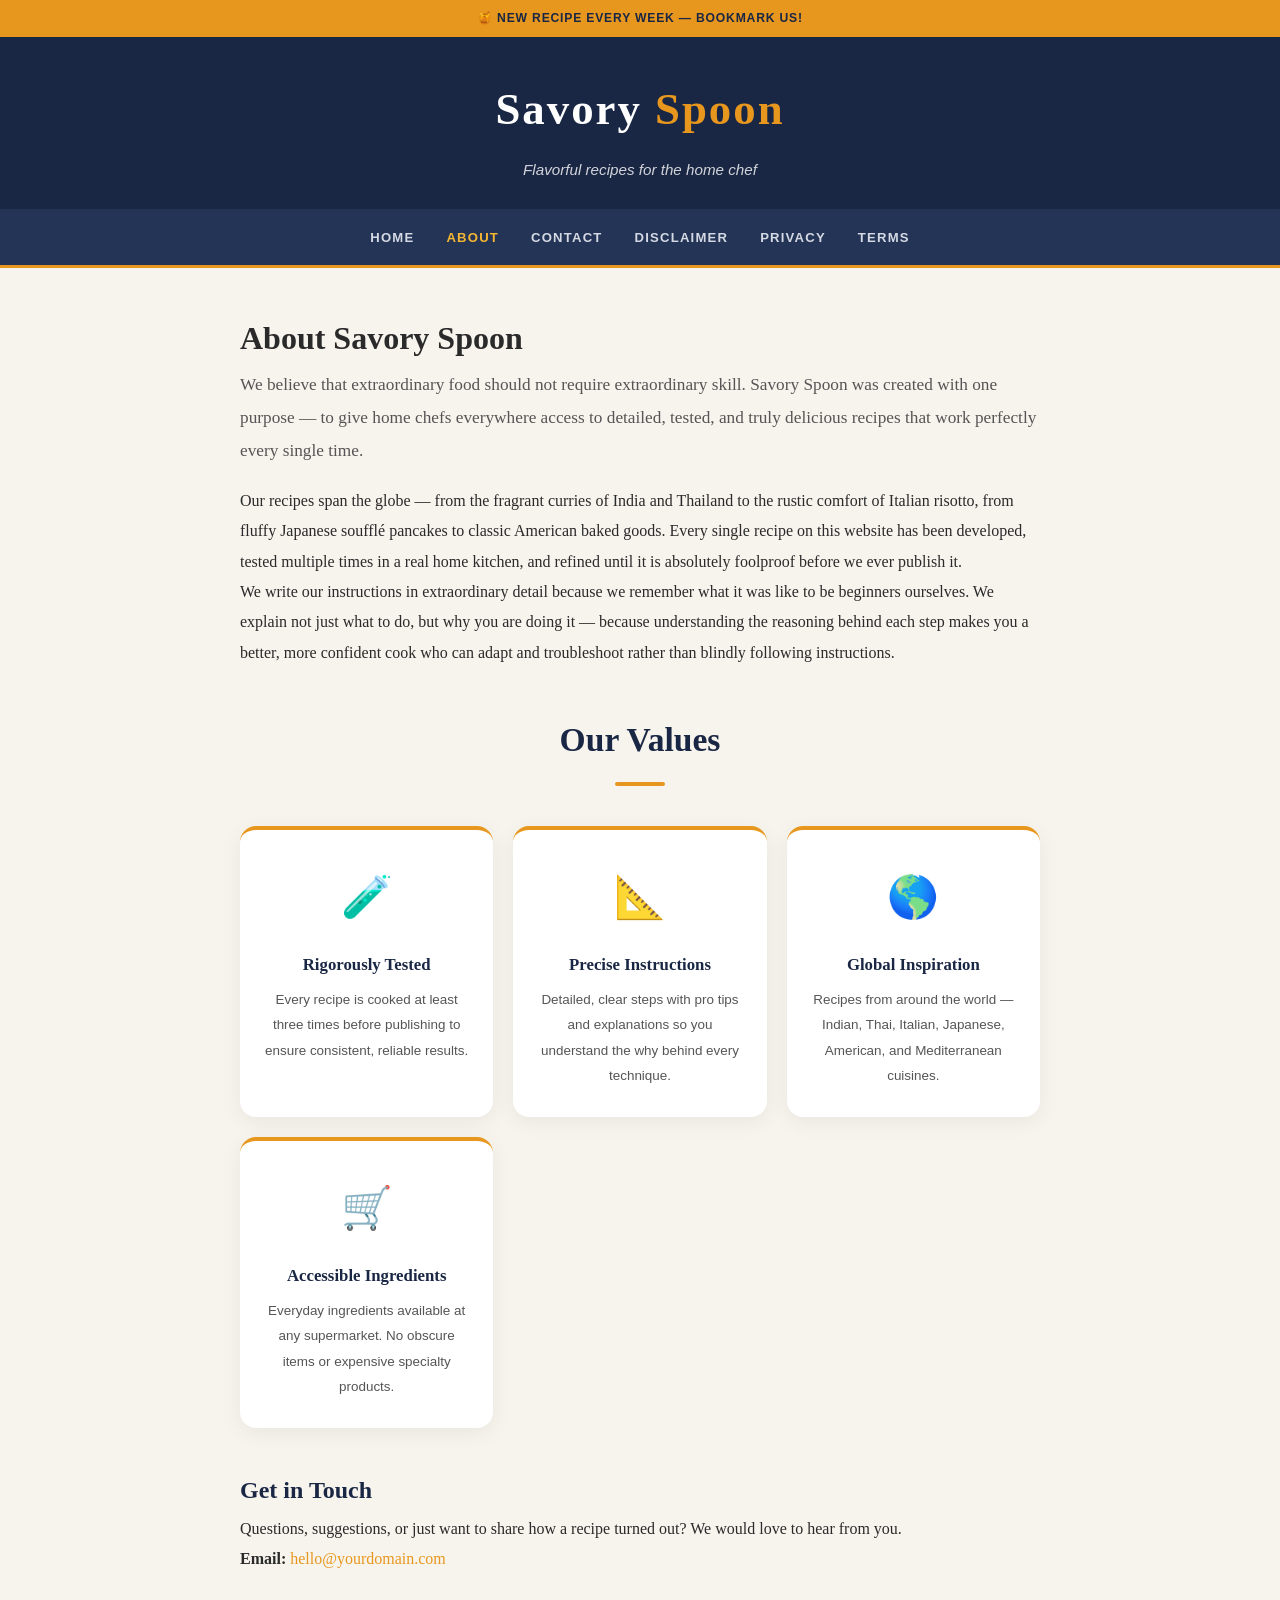
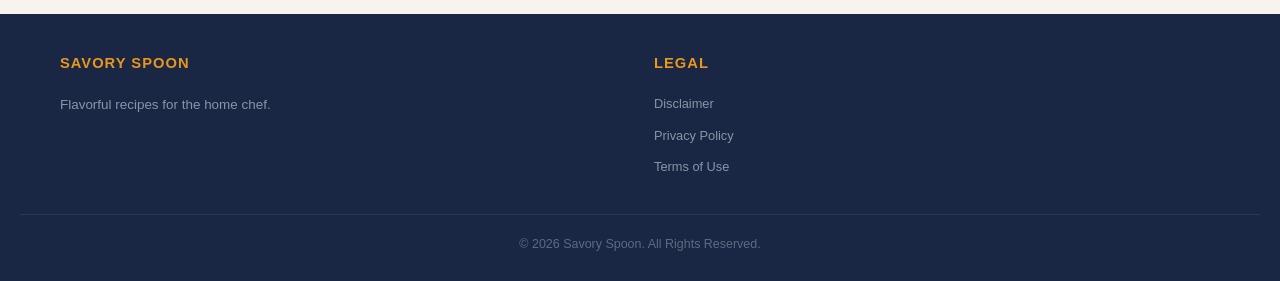
<file: public/about.html>
<!DOCTYPE html>
<html lang="en">
<head>
  <meta charset="UTF-8" /><meta name="viewport" content="width=device-width, initial-scale=1.0" />
  <title>About — Savory Spoon</title>
  <meta name="description" content="Learn about Savory Spoon — our story, mission, and passion for creating tested, detailed recipes for home chefs everywhere." />
  <meta name="robots" content="index, follow" />
  <link rel="stylesheet" href="style.css" />
</head>
<body>
  <div class="announce">🍯 New Recipe Every Week — Bookmark Us!</div>
  <header class="site-header"><div class="logo">Savory <span>Spoon</span></div><p class="tagline">Flavorful recipes for the home chef</p></header>
  <nav class="main-nav"><a href="index.html">Home</a><a href="about.html" class="active">About</a><a href="contact.html">Contact</a><a href="disclaimer.html">Disclaimer</a><a href="privacy-policy.html">Privacy</a><a href="terms.html">Terms</a></nav>
  <main class="narrow about">
    <h1>About Savory Spoon</h1>
    <p class="intro">We believe that extraordinary food should not require extraordinary skill. Savory Spoon was created with one purpose — to give home chefs everywhere access to detailed, tested, and truly delicious recipes that work perfectly every single time.</p>
    <p>Our recipes span the globe — from the fragrant curries of India and Thailand to the rustic comfort of Italian risotto, from fluffy Japanese soufflé pancakes to classic American baked goods. Every single recipe on this website has been developed, tested multiple times in a real home kitchen, and refined until it is absolutely foolproof before we ever publish it.</p>
    <p>We write our instructions in extraordinary detail because we remember what it was like to be beginners ourselves. We explain not just what to do, but why you are doing it — because understanding the reasoning behind each step makes you a better, more confident cook who can adapt and troubleshoot rather than blindly following instructions.</p>

    <div class="stitle" style="margin-top:40px;"><h2>Our Values</h2></div>
    <div class="features">
      <div class="feat"><div class="ico">🧪</div><h4>Rigorously Tested</h4><p>Every recipe is cooked at least three times before publishing to ensure consistent, reliable results.</p></div>
      <div class="feat"><div class="ico">📐</div><h4>Precise Instructions</h4><p>Detailed, clear steps with pro tips and explanations so you understand the why behind every technique.</p></div>
      <div class="feat"><div class="ico">🌎</div><h4>Global Inspiration</h4><p>Recipes from around the world — Indian, Thai, Italian, Japanese, American, and Mediterranean cuisines.</p></div>
      <div class="feat"><div class="ico">🛒</div><h4>Accessible Ingredients</h4><p>Everyday ingredients available at any supermarket. No obscure items or expensive specialty products.</p></div>
    </div>

    <h2 style="color:var(--navy);margin-top:40px;">Get in Touch</h2>
    <p>Questions, suggestions, or just want to share how a recipe turned out? We would love to hear from you.</p>
    <p><strong>Email:</strong> <a href="mailto:hello@yourdomain.com">hello@yourdomain.com</a></p>
  </main>
  <footer class="footer"><div class="f-grid"><div class="f-col"><h4>Savory Spoon</h4><p>Flavorful recipes for the home chef.</p></div><div class="f-col"><h4>Legal</h4><a href="disclaimer.html">Disclaimer</a><a href="privacy-policy.html">Privacy Policy</a><a href="terms.html">Terms of Use</a></div></div><div class="f-bottom">&copy; 2026 Savory Spoon. All Rights Reserved.</div></footer>
</body>
</html>
</file>
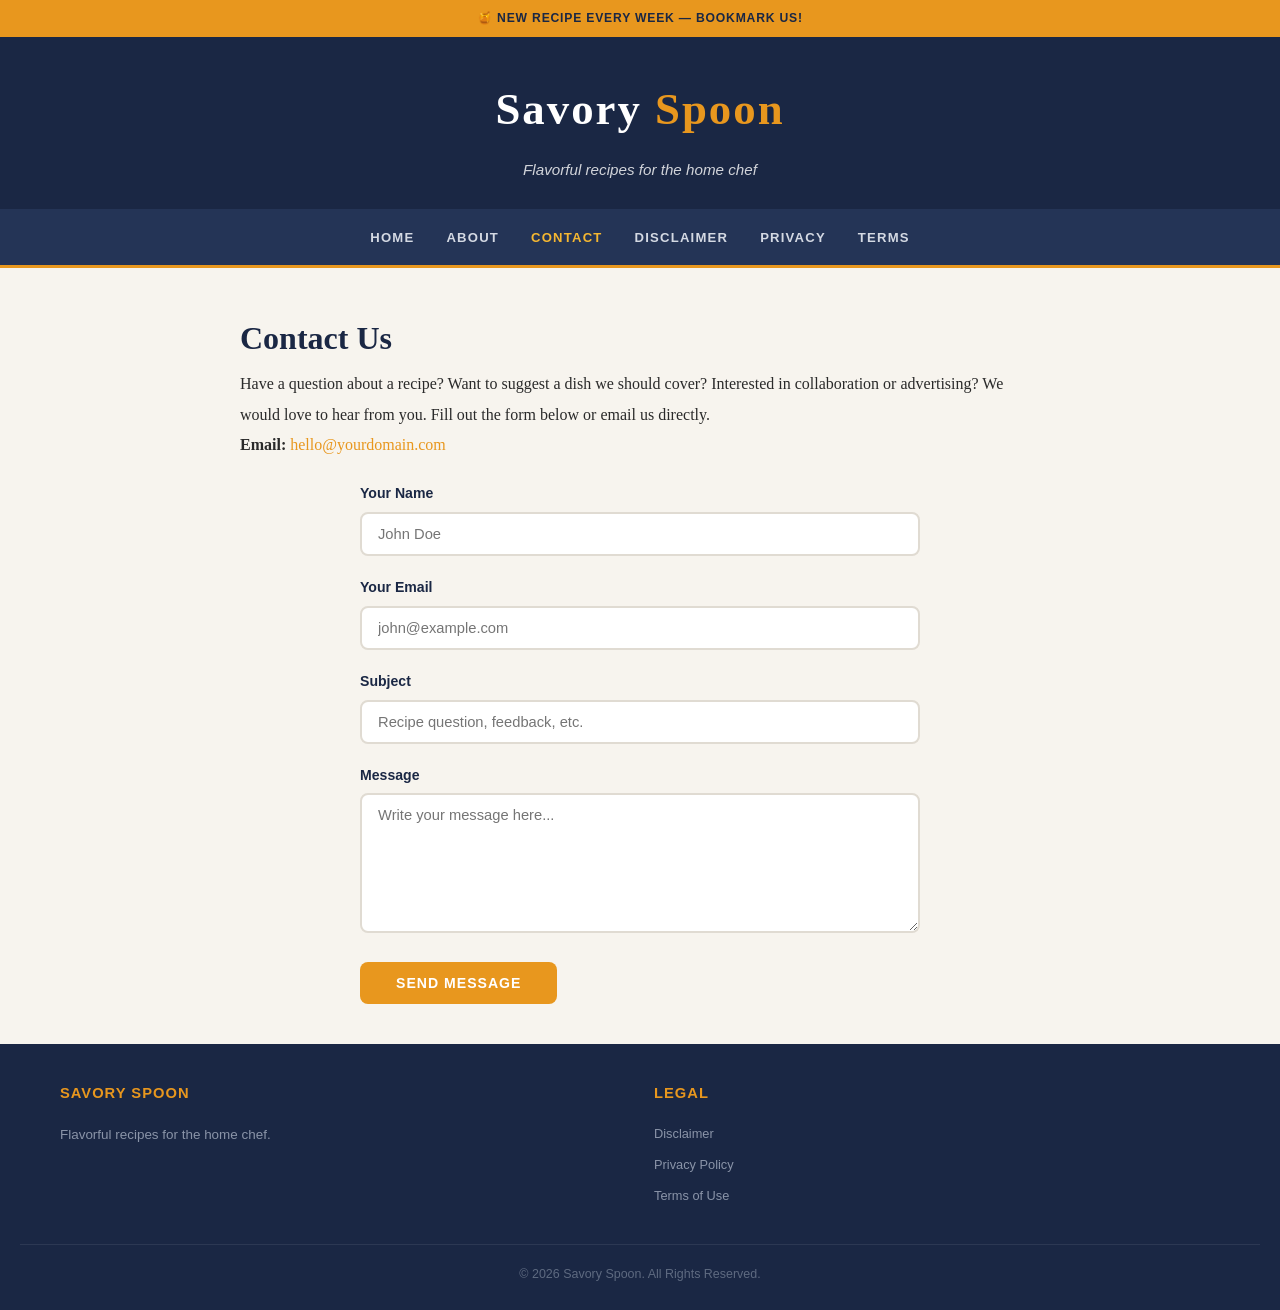
<file: public/contact.html>
<!DOCTYPE html>
<html lang="en">
<head>
  <meta charset="UTF-8" /><meta name="viewport" content="width=device-width, initial-scale=1.0" />
  <title>Contact Us — Savory Spoon</title>
  <meta name="description" content="Get in touch with Savory Spoon. Questions, feedback, or collaboration inquiries — we would love to hear from you." />
  <meta name="robots" content="index, follow" />
  <link rel="stylesheet" href="style.css" />
</head>
<body>
  <div class="announce">🍯 New Recipe Every Week — Bookmark Us!</div>
  <header class="site-header"><div class="logo">Savory <span>Spoon</span></div><p class="tagline">Flavorful recipes for the home chef</p></header>
  <nav class="main-nav"><a href="index.html">Home</a><a href="about.html">About</a><a href="contact.html" class="active">Contact</a><a href="disclaimer.html">Disclaimer</a><a href="privacy-policy.html">Privacy</a><a href="terms.html">Terms</a></nav>
  <main class="narrow">
    <h1 style="color:var(--navy);">Contact Us</h1>
    <p>Have a question about a recipe? Want to suggest a dish we should cover? Interested in collaboration or advertising? We would love to hear from you. Fill out the form below or email us directly.</p>
    <p><strong>Email:</strong> <a href="mailto:hello@yourdomain.com">hello@yourdomain.com</a></p>
    <div class="contact-form">
      <form action="#" method="POST">
        <label for="name">Your Name</label>
        <input type="text" id="name" name="name" placeholder="John Doe" required />
        <label for="email">Your Email</label>
        <input type="email" id="email" name="email" placeholder="john@example.com" required />
        <label for="subject">Subject</label>
        <input type="text" id="subject" name="subject" placeholder="Recipe question, feedback, etc." required />
        <label for="message">Message</label>
        <textarea id="message" name="message" placeholder="Write your message here..." required></textarea>
        <button type="submit">Send Message</button>
      </form>
    </div>
  </main>
  <footer class="footer"><div class="f-grid"><div class="f-col"><h4>Savory Spoon</h4><p>Flavorful recipes for the home chef.</p></div><div class="f-col"><h4>Legal</h4><a href="disclaimer.html">Disclaimer</a><a href="privacy-policy.html">Privacy Policy</a><a href="terms.html">Terms of Use</a></div></div><div class="f-bottom">&copy; 2026 Savory Spoon. All Rights Reserved.</div></footer>
</body>
</html>
</file>
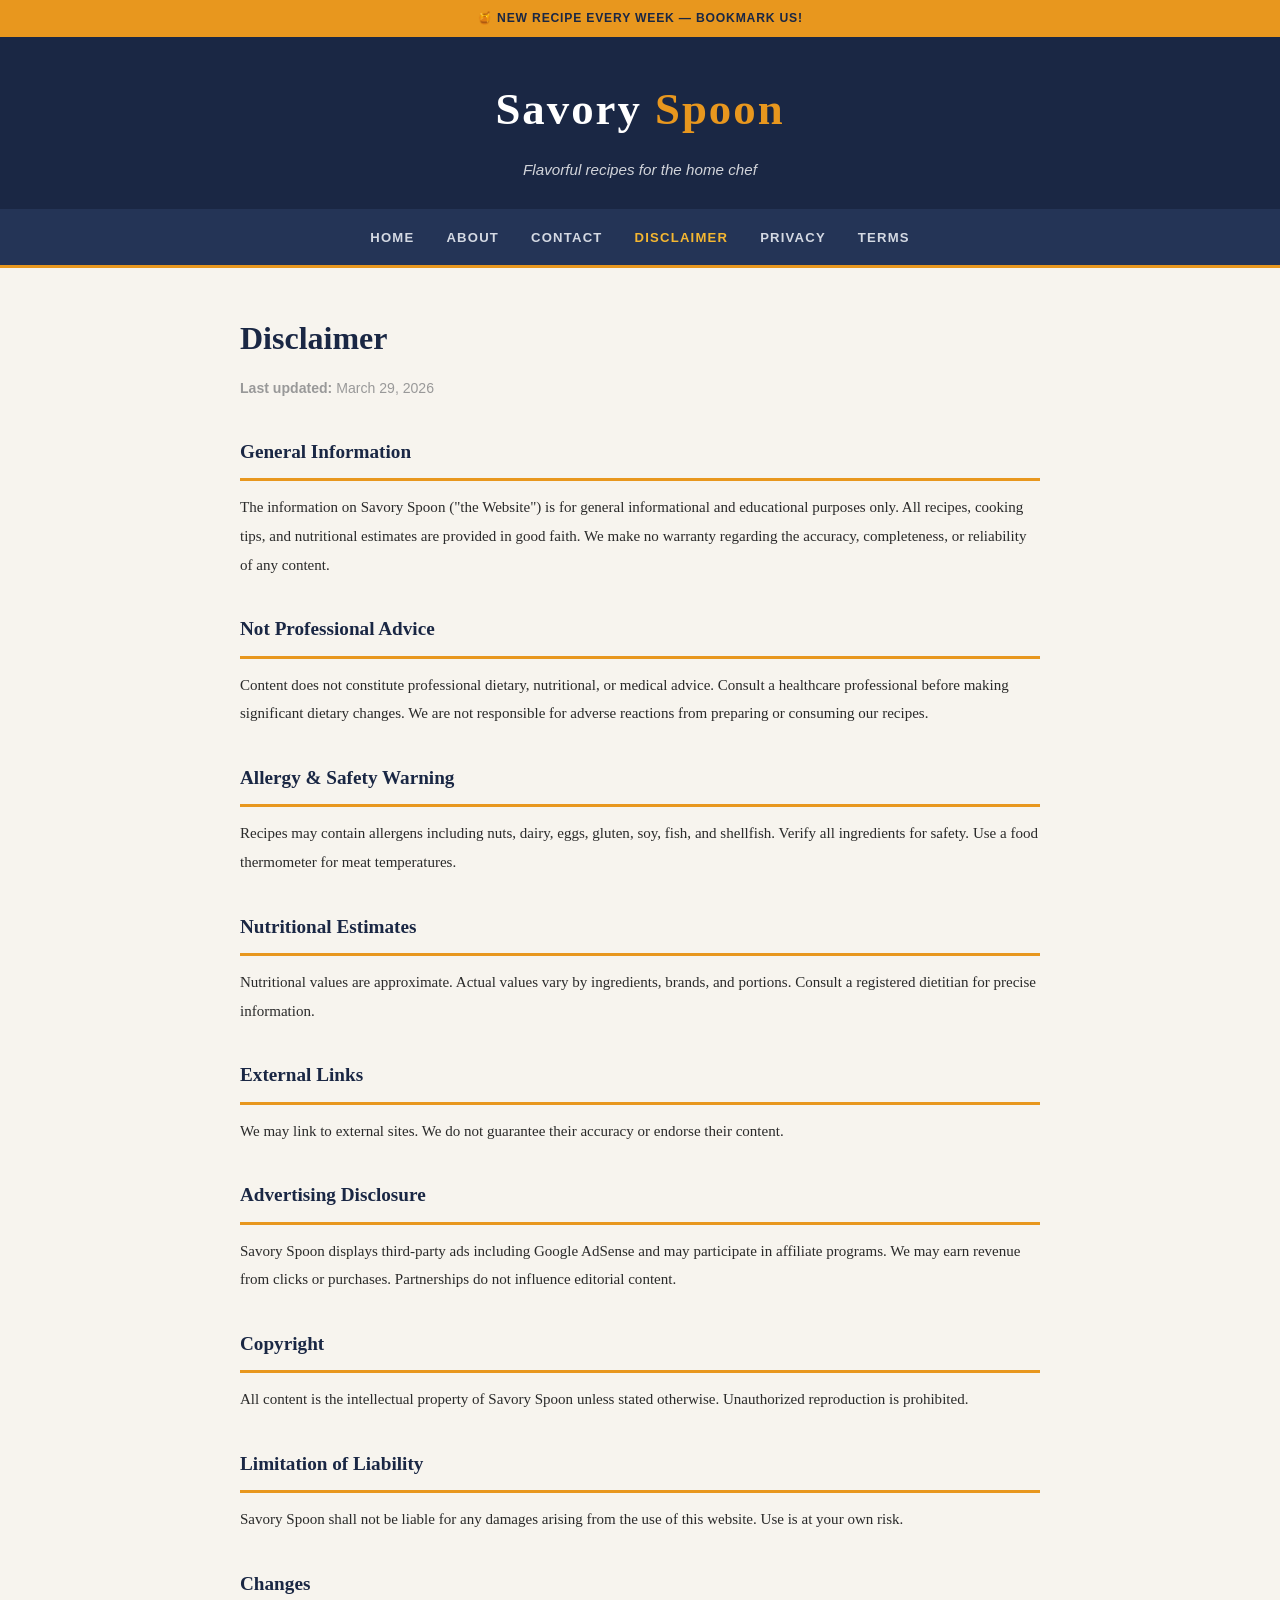
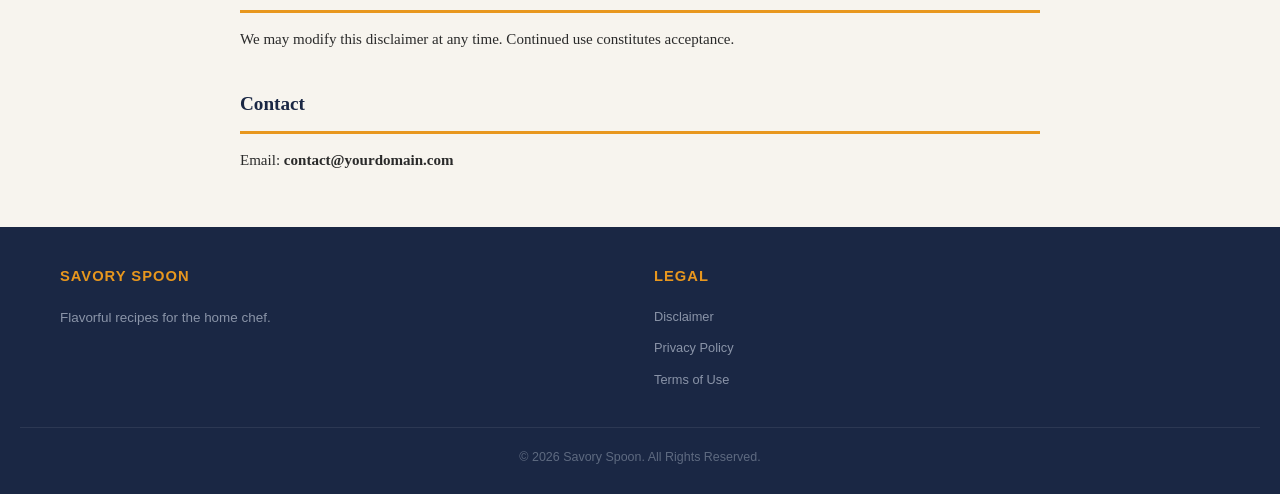
<file: public/disclaimer.html>
<!DOCTYPE html>
<html lang="en">
<head>
  <meta charset="UTF-8" /><meta name="viewport" content="width=device-width, initial-scale=1.0" />
  <title>Disclaimer — Savory Spoon</title>
  <meta name="description" content="Disclaimer for Savory Spoon. Understand the terms under which our recipe content is provided." />
  <meta name="robots" content="noindex, follow" />
  <link rel="stylesheet" href="style.css" />
</head>
<body>
  <div class="announce">🍯 New Recipe Every Week — Bookmark Us!</div>
  <header class="site-header"><div class="logo">Savory <span>Spoon</span></div><p class="tagline">Flavorful recipes for the home chef</p></header>
  <nav class="main-nav"><a href="index.html">Home</a><a href="about.html">About</a><a href="contact.html">Contact</a><a href="disclaimer.html" class="active">Disclaimer</a><a href="privacy-policy.html">Privacy</a><a href="terms.html">Terms</a></nav>
  <main class="narrow legal">
    <h1>Disclaimer</h1>
    <p class="upd"><strong>Last updated:</strong> March 29, 2026</p>
    <h2>General Information</h2>
    <p>The information on Savory Spoon ("the Website") is for general informational and educational purposes only. All recipes, cooking tips, and nutritional estimates are provided in good faith. We make no warranty regarding the accuracy, completeness, or reliability of any content.</p>
    <h2>Not Professional Advice</h2>
    <p>Content does not constitute professional dietary, nutritional, or medical advice. Consult a healthcare professional before making significant dietary changes. We are not responsible for adverse reactions from preparing or consuming our recipes.</p>
    <h2>Allergy &amp; Safety Warning</h2>
    <p>Recipes may contain allergens including nuts, dairy, eggs, gluten, soy, fish, and shellfish. Verify all ingredients for safety. Use a food thermometer for meat temperatures.</p>
    <h2>Nutritional Estimates</h2>
    <p>Nutritional values are approximate. Actual values vary by ingredients, brands, and portions. Consult a registered dietitian for precise information.</p>
    <h2>External Links</h2>
    <p>We may link to external sites. We do not guarantee their accuracy or endorse their content.</p>
    <h2>Advertising Disclosure</h2>
    <p>Savory Spoon displays third-party ads including Google AdSense and may participate in affiliate programs. We may earn revenue from clicks or purchases. Partnerships do not influence editorial content.</p>
    <h2>Copyright</h2>
    <p>All content is the intellectual property of Savory Spoon unless stated otherwise. Unauthorized reproduction is prohibited.</p>
    <h2>Limitation of Liability</h2>
    <p>Savory Spoon shall not be liable for any damages arising from the use of this website. Use is at your own risk.</p>
    <h2>Changes</h2>
    <p>We may modify this disclaimer at any time. Continued use constitutes acceptance.</p>
    <h2>Contact</h2>
    <p>Email: <strong>contact@yourdomain.com</strong></p>
  </main>
  <footer class="footer"><div class="f-grid"><div class="f-col"><h4>Savory Spoon</h4><p>Flavorful recipes for the home chef.</p></div><div class="f-col"><h4>Legal</h4><a href="disclaimer.html">Disclaimer</a><a href="privacy-policy.html">Privacy Policy</a><a href="terms.html">Terms of Use</a></div></div><div class="f-bottom">&copy; 2026 Savory Spoon. All Rights Reserved.</div></footer>
</body>
</html>
</file>
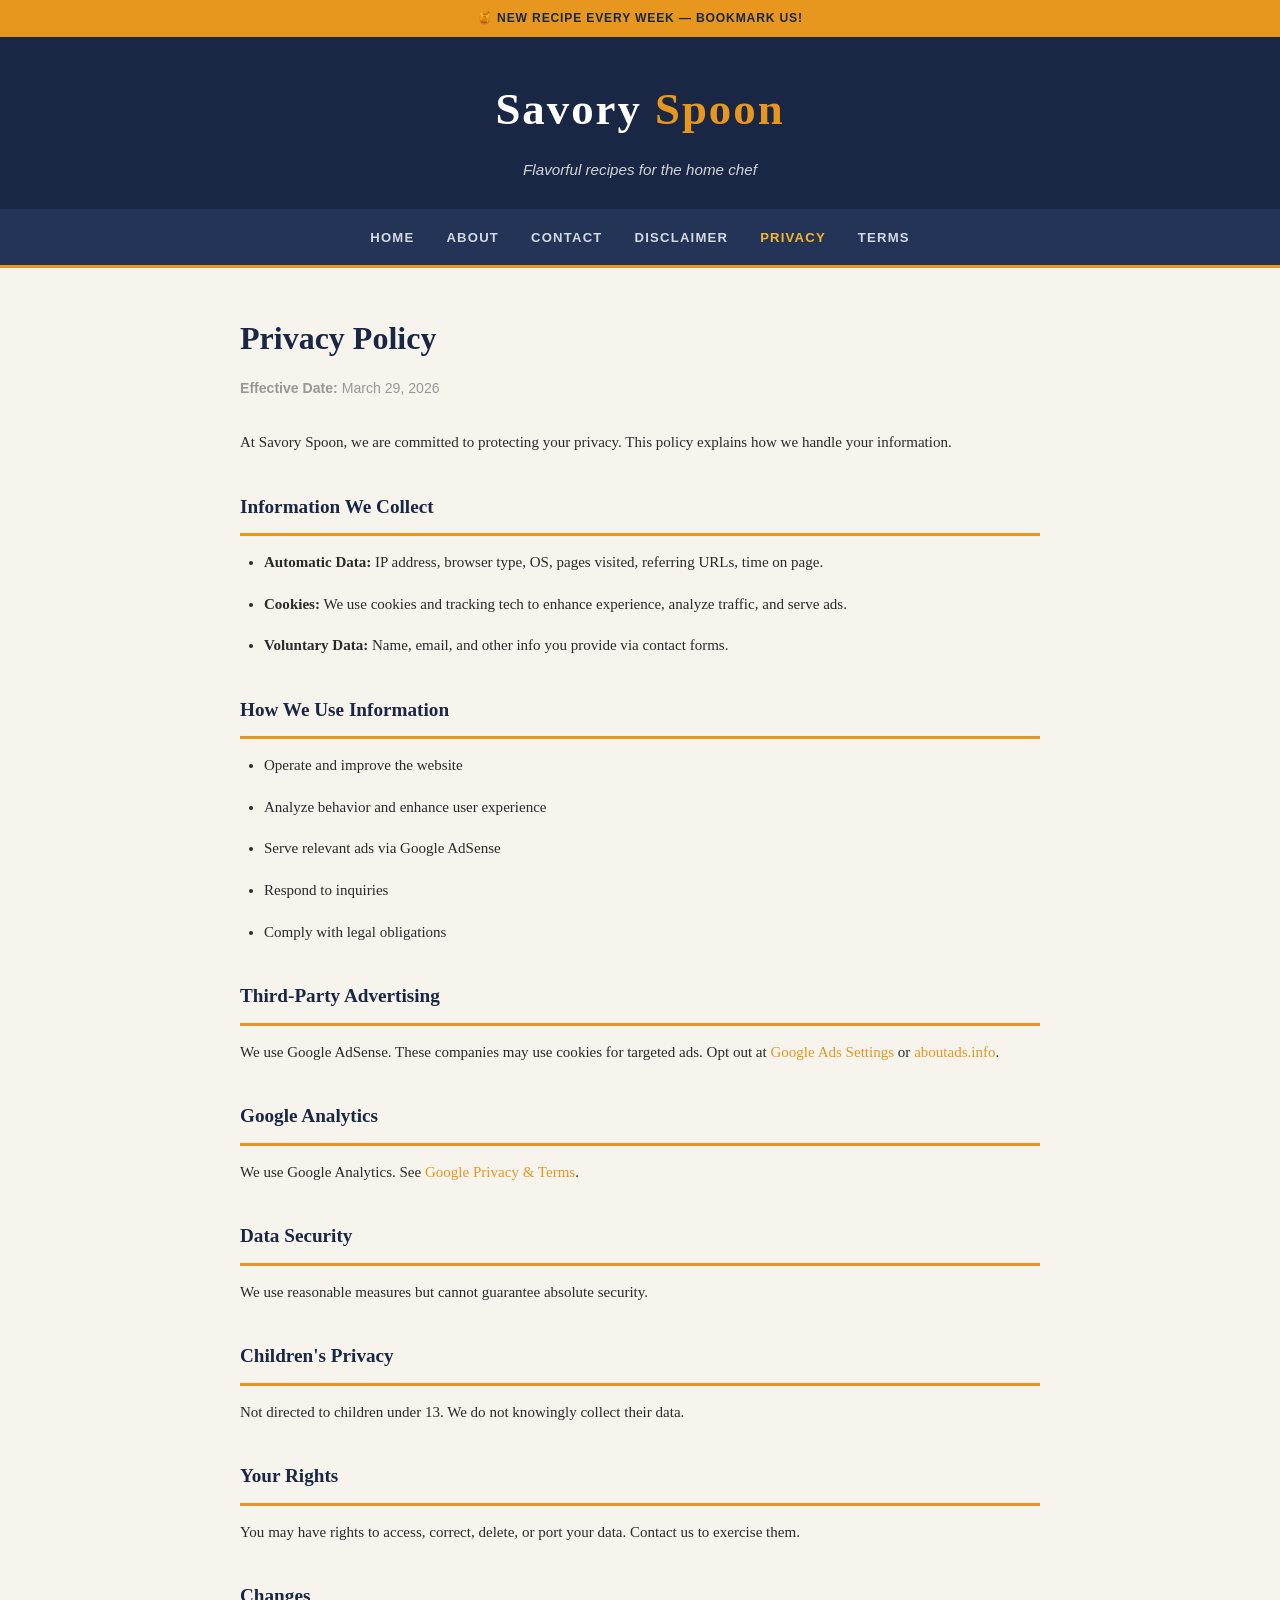
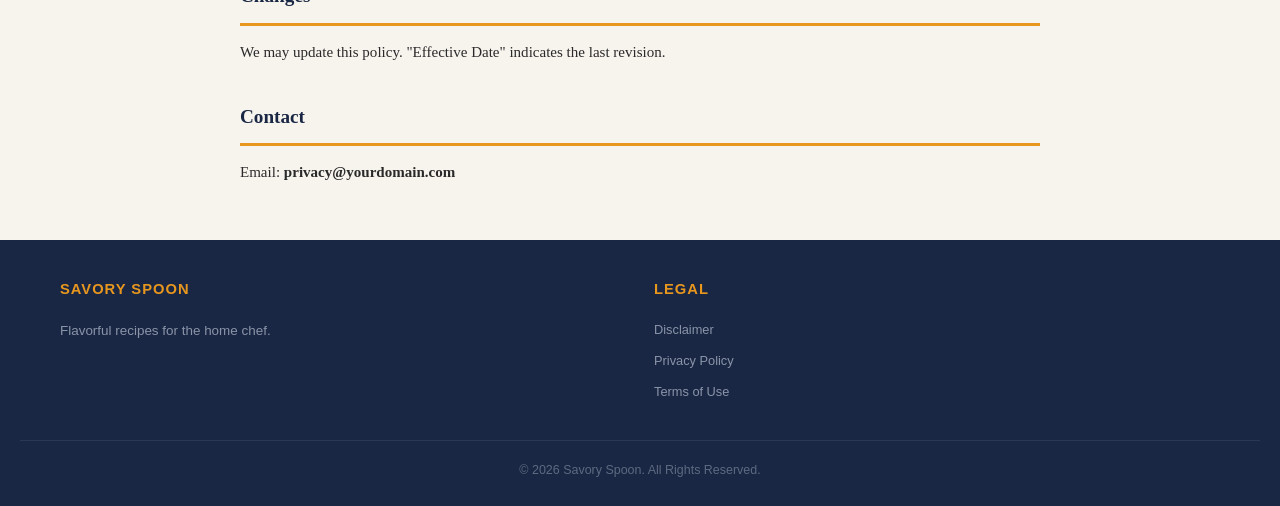
<file: public/privacy-policy.html>
<!DOCTYPE html>
<html lang="en">
<head>
  <meta charset="UTF-8" /><meta name="viewport" content="width=device-width, initial-scale=1.0" />
  <title>Privacy Policy — Savory Spoon</title>
  <meta name="description" content="Privacy Policy for Savory Spoon. How we collect, use, and protect your information." />
  <meta name="robots" content="noindex, follow" />
  <link rel="stylesheet" href="style.css" />
</head>
<body>
  <div class="announce">🍯 New Recipe Every Week — Bookmark Us!</div>
  <header class="site-header"><div class="logo">Savory <span>Spoon</span></div><p class="tagline">Flavorful recipes for the home chef</p></header>
  <nav class="main-nav"><a href="index.html">Home</a><a href="about.html">About</a><a href="contact.html">Contact</a><a href="disclaimer.html">Disclaimer</a><a href="privacy-policy.html" class="active">Privacy</a><a href="terms.html">Terms</a></nav>
  <main class="narrow legal">
    <h1>Privacy Policy</h1>
    <p class="upd"><strong>Effective Date:</strong> March 29, 2026</p>
    <p>At Savory Spoon, we are committed to protecting your privacy. This policy explains how we handle your information.</p>
    <h2>Information We Collect</h2>
    <ul>
      <li><strong>Automatic Data:</strong> IP address, browser type, OS, pages visited, referring URLs, time on page.</li>
      <li><strong>Cookies:</strong> We use cookies and tracking tech to enhance experience, analyze traffic, and serve ads.</li>
      <li><strong>Voluntary Data:</strong> Name, email, and other info you provide via contact forms.</li>
    </ul>
    <h2>How We Use Information</h2>
    <ul>
      <li>Operate and improve the website</li>
      <li>Analyze behavior and enhance user experience</li>
      <li>Serve relevant ads via Google AdSense</li>
      <li>Respond to inquiries</li>
      <li>Comply with legal obligations</li>
    </ul>
    <h2>Third-Party Advertising</h2>
    <p>We use Google AdSense. These companies may use cookies for targeted ads. Opt out at <a href="https://www.google.com/settings/ads" target="_blank" rel="noopener">Google Ads Settings</a> or <a href="https://optout.aboutads.info/" target="_blank" rel="noopener">aboutads.info</a>.</p>
    <h2>Google Analytics</h2>
    <p>We use Google Analytics. See <a href="https://policies.google.com/privacy" target="_blank" rel="noopener">Google Privacy &amp; Terms</a>.</p>
    <h2>Data Security</h2>
    <p>We use reasonable measures but cannot guarantee absolute security.</p>
    <h2>Children's Privacy</h2>
    <p>Not directed to children under 13. We do not knowingly collect their data.</p>
    <h2>Your Rights</h2>
    <p>You may have rights to access, correct, delete, or port your data. Contact us to exercise them.</p>
    <h2>Changes</h2>
    <p>We may update this policy. "Effective Date" indicates the last revision.</p>
    <h2>Contact</h2>
    <p>Email: <strong>privacy@yourdomain.com</strong></p>
  </main>
  <footer class="footer"><div class="f-grid"><div class="f-col"><h4>Savory Spoon</h4><p>Flavorful recipes for the home chef.</p></div><div class="f-col"><h4>Legal</h4><a href="disclaimer.html">Disclaimer</a><a href="privacy-policy.html">Privacy Policy</a><a href="terms.html">Terms of Use</a></div></div><div class="f-bottom">&copy; 2026 Savory Spoon. All Rights Reserved.</div></footer>
</body>
</html>
</file>
<file: public/style.css>
/* ===== RESET ===== */
*, *::before, *::after { box-sizing: border-box; margin: 0; padding: 0; }

:root {
  --navy: #1a2744;
  --navy-light: #243456;
  --amber: #e8971e;
  --amber-light: #f5b731;
  --amber-soft: #fff5e0;
  --cream: #fffdf7;
  --bg: #f7f4ee;
  --card: #ffffff;
  --text: #2a2a2a;
  --text-mid: #555;
  --text-muted: #999;
  --radius: 16px;
  --shadow: 0 5px 22px rgba(0,0,0,0.06);
  --shadow-lg: 0 10px 40px rgba(0,0,0,0.1);
}

html { scroll-behavior: smooth; }

body {
  font-family: 'Palatino Linotype', 'Book Antiqua', Palatino, Georgia, serif;
  line-height: 1.9;
  color: var(--text);
  background: var(--bg);
}

a { color: var(--amber); text-decoration: none; transition: color 0.3s; }
a:hover { color: var(--amber-light); }

img { max-width: 100%; height: auto; display: block; }

/* ===== ANNOUNCEMENT ===== */
.announce {
  background: var(--amber);
  color: var(--navy);
  text-align: center;
  padding: 7px 10px;
  font-size: 0.76rem;
  font-family: 'Segoe UI', Arial, sans-serif;
  font-weight: 700;
  letter-spacing: 0.8px;
  text-transform: uppercase;
}

/* ===== HEADER ===== */
.site-header {
  background: var(--navy);
  color: #fff;
  text-align: center;
  padding: 30px 20px 24px;
}
.site-header .logo { font-size: 2.8rem; font-weight: 700; letter-spacing: 2px; }
.site-header .logo span { color: var(--amber); }
.site-header .tagline {
  font-size: 0.95rem;
  font-style: italic;
  opacity: 0.8;
  margin-top: 4px;
  font-family: 'Segoe UI', Arial, sans-serif;
}

/* ===== NAV ===== */
.main-nav {
  background: var(--navy-light);
  padding: 13px 0;
  text-align: center;
  position: sticky;
  top: 0;
  z-index: 999;
  border-bottom: 3px solid var(--amber);
}
.main-nav a {
  color: #d4d9e3;
  margin: 0 16px;
  font-weight: 700;
  font-size: 0.82rem;
  font-family: 'Segoe UI', Arial, sans-serif;
  text-transform: uppercase;
  letter-spacing: 1.2px;
  transition: color 0.3s;
}
.main-nav a:hover, .main-nav a.active { color: var(--amber-light); text-decoration: none; }

/* ===== CONTAINERS ===== */
.container { max-width: 1160px; margin: 0 auto; padding: 40px 20px; }
.narrow { max-width: 840px; margin: 0 auto; padding: 40px 20px; }

/* ===== HERO ===== */
.hero {
  background: linear-gradient(rgba(26,39,68,0.6), rgba(26,39,68,0.6)),
              url('https://images.unsplash.com/photo-1495521821757-a1efb6729352?w=1400&q=80') center/cover no-repeat;
  color: #fff;
  text-align: center;
  padding: 110px 24px;
}
.hero h2 {
  font-size: 3.2rem;
  text-shadow: 0 3px 16px rgba(0,0,0,0.4);
  margin-bottom: 14px;
}
.hero p {
  font-size: 1.15rem;
  max-width: 640px;
  margin: 0 auto 28px;
  opacity: 0.92;
  font-family: 'Segoe UI', Arial, sans-serif;
}
.hero .cta {
  display: inline-block;
  background: var(--amber);
  color: var(--navy);
  padding: 14px 36px;
  border-radius: 50px;
  font-weight: 800;
  font-family: 'Segoe UI', Arial, sans-serif;
  font-size: 0.92rem;
  text-transform: uppercase;
  letter-spacing: 1px;
  transition: background 0.3s, transform 0.3s;
}
.hero .cta:hover { background: var(--amber-light); transform: scale(1.06); text-decoration: none; }

/* ===== SECTION TITLE ===== */
.stitle {
  text-align: center;
  margin-bottom: 36px;
}
.stitle h2 {
  font-size: 2.1rem;
  color: var(--navy);
  display: inline-block;
}
.stitle h2::after {
  content: '';
  display: block;
  width: 50px;
  height: 4px;
  background: var(--amber);
  margin: 10px auto 0;
  border-radius: 2px;
}
.stitle p {
  color: var(--text-mid);
  font-family: 'Segoe UI', Arial, sans-serif;
  margin-top: 8px;
  font-size: 0.92rem;
}

/* ===== AD SLOT ===== */
.ad {
  background: var(--amber-soft);
  border: 2px dashed #dbc68f;
  text-align: center;
  padding: 18px;
  margin: 32px 0;
  font-size: 0.78rem;
  color: #b8a06a;
  border-radius: 10px;
  font-family: 'Segoe UI', Arial, sans-serif;
}

/* ===== GRID ===== */
.grid {
  display: grid;
  grid-template-columns: repeat(auto-fill, minmax(310px, 1fr));
  gap: 28px;
}

/* ===== CARD ===== */
.card {
  background: var(--card);
  border-radius: var(--radius);
  box-shadow: var(--shadow);
  overflow: hidden;
  transition: transform 0.35s, box-shadow 0.35s;
  border: 1px solid #f0ece4;
}
.card:hover { transform: translateY(-7px); box-shadow: var(--shadow-lg); }
.card img { width: 100%; height: 215px; object-fit: cover; }
.card-info { padding: 22px; }
.card-info .badge {
  display: inline-block;
  background: var(--navy);
  color: var(--amber-light);
  font-size: 0.66rem;
  font-family: 'Segoe UI', Arial, sans-serif;
  font-weight: 800;
  padding: 4px 12px;
  border-radius: 20px;
  text-transform: uppercase;
  letter-spacing: 0.6px;
  margin-bottom: 10px;
}
.card-info h3 { font-size: 1.2rem; color: var(--navy); margin-bottom: 5px; }
.card-info .meta {
  font-size: 0.76rem;
  color: var(--text-muted);
  margin-bottom: 10px;
  font-family: 'Segoe UI', Arial, sans-serif;
}
.card-info p { font-size: 0.88rem; color: var(--text-mid); margin-bottom: 16px; }
.card-info .link {
  display: inline-block;
  background: var(--amber);
  color: #fff;
  padding: 9px 22px;
  border-radius: 8px;
  font-weight: 800;
  font-size: 0.78rem;
  font-family: 'Segoe UI', Arial, sans-serif;
  text-transform: uppercase;
  letter-spacing: 0.6px;
  transition: background 0.3s;
}
.card-info .link:hover { background: var(--amber-light); text-decoration: none; }

/* ===== FEATURES BAR ===== */
.features {
  display: grid;
  grid-template-columns: repeat(auto-fit, minmax(220px, 1fr));
  gap: 20px;
  margin: 40px 0 10px;
}
.feat {
  background: var(--card);
  padding: 28px 22px;
  border-radius: var(--radius);
  box-shadow: var(--shadow);
  text-align: center;
  border-top: 4px solid var(--amber);
}
.feat .ico { font-size: 2.6rem; margin-bottom: 12px; }
.feat h4 { color: var(--navy); margin-bottom: 6px; font-size: 1.05rem; }
.feat p { font-size: 0.84rem; color: var(--text-mid); font-family: 'Segoe UI', Arial, sans-serif; }

/* ===== RECIPE PAGE ===== */
.r-hero {
  width: 100%;
  height: 460px;
  object-fit: cover;
  border-radius: var(--radius);
  margin-bottom: 28px;
  box-shadow: var(--shadow);
}
.r-detail h1 { font-size: 2.2rem; color: var(--navy); margin-bottom: 8px; }
.r-detail .mbar {
  display: flex;
  flex-wrap: wrap;
  gap: 22px;
  font-size: 0.84rem;
  color: var(--text-muted);
  font-family: 'Segoe UI', Arial, sans-serif;
  margin-bottom: 22px;
  padding-bottom: 18px;
  border-bottom: 2px solid var(--amber-soft);
}
.r-detail .nbox {
  display: grid;
  grid-template-columns: repeat(auto-fill, minmax(130px, 1fr));
  gap: 12px;
  margin: 18px 0 26px;
}
.r-detail .nbox .ni {
  background: var(--amber-soft);
  padding: 14px;
  border-radius: 12px;
  text-align: center;
  font-family: 'Segoe UI', Arial, sans-serif;
}
.r-detail .nbox .ni .v { font-size: 1.5rem; font-weight: 800; color: var(--amber); display: block; }
.r-detail .nbox .ni .l { font-size: 0.72rem; color: var(--text-muted); text-transform: uppercase; letter-spacing: 0.6px; }
.r-detail h2 {
  color: var(--navy);
  margin: 32px 0 14px;
  font-size: 1.35rem;
  border-left: 5px solid var(--amber);
  padding-left: 14px;
}
.r-detail p { margin-bottom: 16px; }
.r-detail ul, .r-detail ol { margin-left: 26px; margin-bottom: 18px; }
.r-detail li { margin-bottom: 9px; }
.r-detail .tip {
  background: var(--amber-soft);
  border-left: 5px solid var(--amber);
  padding: 20px 24px;
  border-radius: 10px;
  margin: 28px 0;
  font-family: 'Segoe UI', Arial, sans-serif;
  font-size: 0.9rem;
  line-height: 1.75;
}
.crumb {
  font-size: 0.78rem;
  color: var(--text-muted);
  margin-bottom: 22px;
  font-family: 'Segoe UI', Arial, sans-serif;
}
.crumb a { color: var(--amber); }
.back {
  display: inline-block;
  background: var(--navy);
  color: #fff;
  padding: 11px 26px;
  border-radius: 8px;
  font-weight: 800;
  font-size: 0.82rem;
  font-family: 'Segoe UI', Arial, sans-serif;
  text-transform: uppercase;
  transition: background 0.3s;
}
.back:hover { background: var(--navy-light); text-decoration: none; }

/* ===== LEGAL ===== */
.legal h1 { color: var(--navy); margin-bottom: 6px; }
.legal .upd { color: var(--text-muted); font-family: 'Segoe UI', Arial, sans-serif; margin-bottom: 26px; font-size: 0.88rem; }
.legal h2 { color: var(--navy); margin: 32px 0 12px; font-size: 1.2rem; border-bottom: 3px solid var(--amber); padding-bottom: 8px; }
.legal p, .legal li { margin-bottom: 13px; font-size: 0.94rem; }
.legal ul { margin-left: 24px; }

/* ===== ABOUT ===== */
.about .intro { font-size: 1.08rem; color: var(--text-mid); margin-bottom: 18px; }

/* ===== CONTACT ===== */
.contact-form { max-width: 560px; margin: 20px auto 0; }
.contact-form label {
  display: block;
  margin-bottom: 5px;
  font-weight: 700;
  font-size: 0.88rem;
  font-family: 'Segoe UI', Arial, sans-serif;
  color: var(--navy);
}
.contact-form input,
.contact-form textarea {
  width: 100%;
  padding: 12px 16px;
  border: 2px solid #e0dbd2;
  border-radius: 8px;
  font-size: 0.92rem;
  font-family: 'Segoe UI', Arial, sans-serif;
  margin-bottom: 18px;
  transition: border-color 0.3s;
}
.contact-form input:focus,
.contact-form textarea:focus { border-color: var(--amber); outline: none; }
.contact-form textarea { min-height: 140px; resize: vertical; }
.contact-form button {
  background: var(--amber);
  color: #fff;
  border: none;
  padding: 13px 36px;
  border-radius: 8px;
  font-weight: 800;
  font-size: 0.88rem;
  font-family: 'Segoe UI', Arial, sans-serif;
  text-transform: uppercase;
  letter-spacing: 1px;
  cursor: pointer;
  transition: background 0.3s;
}
.contact-form button:hover { background: var(--amber-light); }

/* ===== FOOTER ===== */
.footer {
  background: var(--navy);
  color: #8a94a8;
  padding: 36px 20px 24px;
  font-family: 'Segoe UI', Arial, sans-serif;
  font-size: 0.84rem;
}
.f-grid {
  max-width: 1160px;
  margin: 0 auto;
  display: grid;
  grid-template-columns: repeat(auto-fit, minmax(200px, 1fr));
  gap: 28px;
}
.f-col h4 { color: var(--amber); margin-bottom: 14px; font-size: 0.92rem; text-transform: uppercase; letter-spacing: 1px; }
.f-col a { color: #8a94a8; display: block; margin-bottom: 7px; font-size: 0.8rem; }
.f-col a:hover { color: var(--amber-light); }
.f-bottom {
  text-align: center;
  margin-top: 28px;
  padding-top: 18px;
  border-top: 1px solid rgba(255,255,255,0.08);
  font-size: 0.78rem;
  color: #5e6a80;
}

/* ===== RESPONSIVE ===== */
@media (max-width: 768px) {
  .site-header .logo { font-size: 1.8rem; }
  .hero { padding: 60px 16px; }
  .hero h2 { font-size: 2rem; }
  .grid { grid-template-columns: 1fr; }
  .r-hero { height: 250px; }
  .main-nav a { margin: 0 7px; font-size: 0.7rem; }
  .f-grid { grid-template-columns: 1fr; text-align: center; }
  .r-detail .nbox { grid-template-columns: repeat(2, 1fr); }
  .features { grid-template-columns: 1fr 1fr; }
}

@media (max-width: 480px) {
  .features { grid-template-columns: 1fr; }
}
</file>
